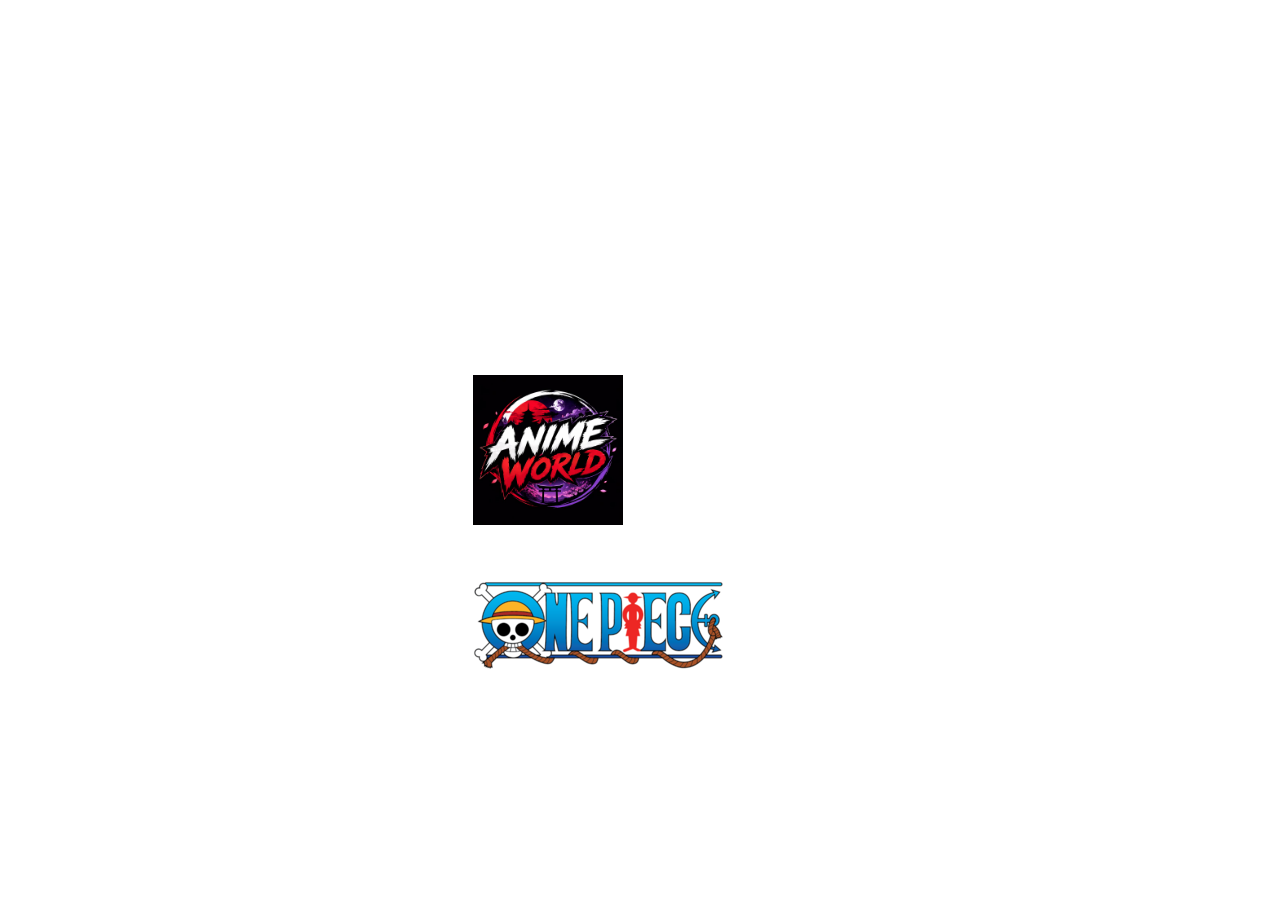
<file: index.html>
<!DOCTYPE <!DOCTYPE html>
<html lang="en">

    <head>
        <meta charset="utf-8">
        <meta http-equiv="X-UA-Compatible" content="IE=edge">
        <title>Bharathanraj Landing Page</title>
        <meta name="description" content="">
        <meta name="viewport" content="width=device-width, initial-scale=1">
        <link rel="stylesheet" href="style.css">
    </head>

    <body>
        <header>
            <div class="header-text">
                <h1>PROJECT LANDING PAGE</h1>
                <p>{please click on images below to view the respective webpages}</p>

                <ul>
                    <li><a href="Anime-World/Anime-World.html"><img src="Images/Anime-World-Logo.jpg"
                           height="150" width="150" 
                           alt="Anime World Logo"/></a></li>
                    <li><a href="ONE-PIECE/ONE-PIECE.html"><img src="Images/One-Piece-Anime-Logo.png"
                           height="" width="" 
                           alt="One Piece Anime Logo"/></a></li>
                </ul>
            </div>          
        </header>

        <script src="" async defer></script>
    </body>

</html>
</file>
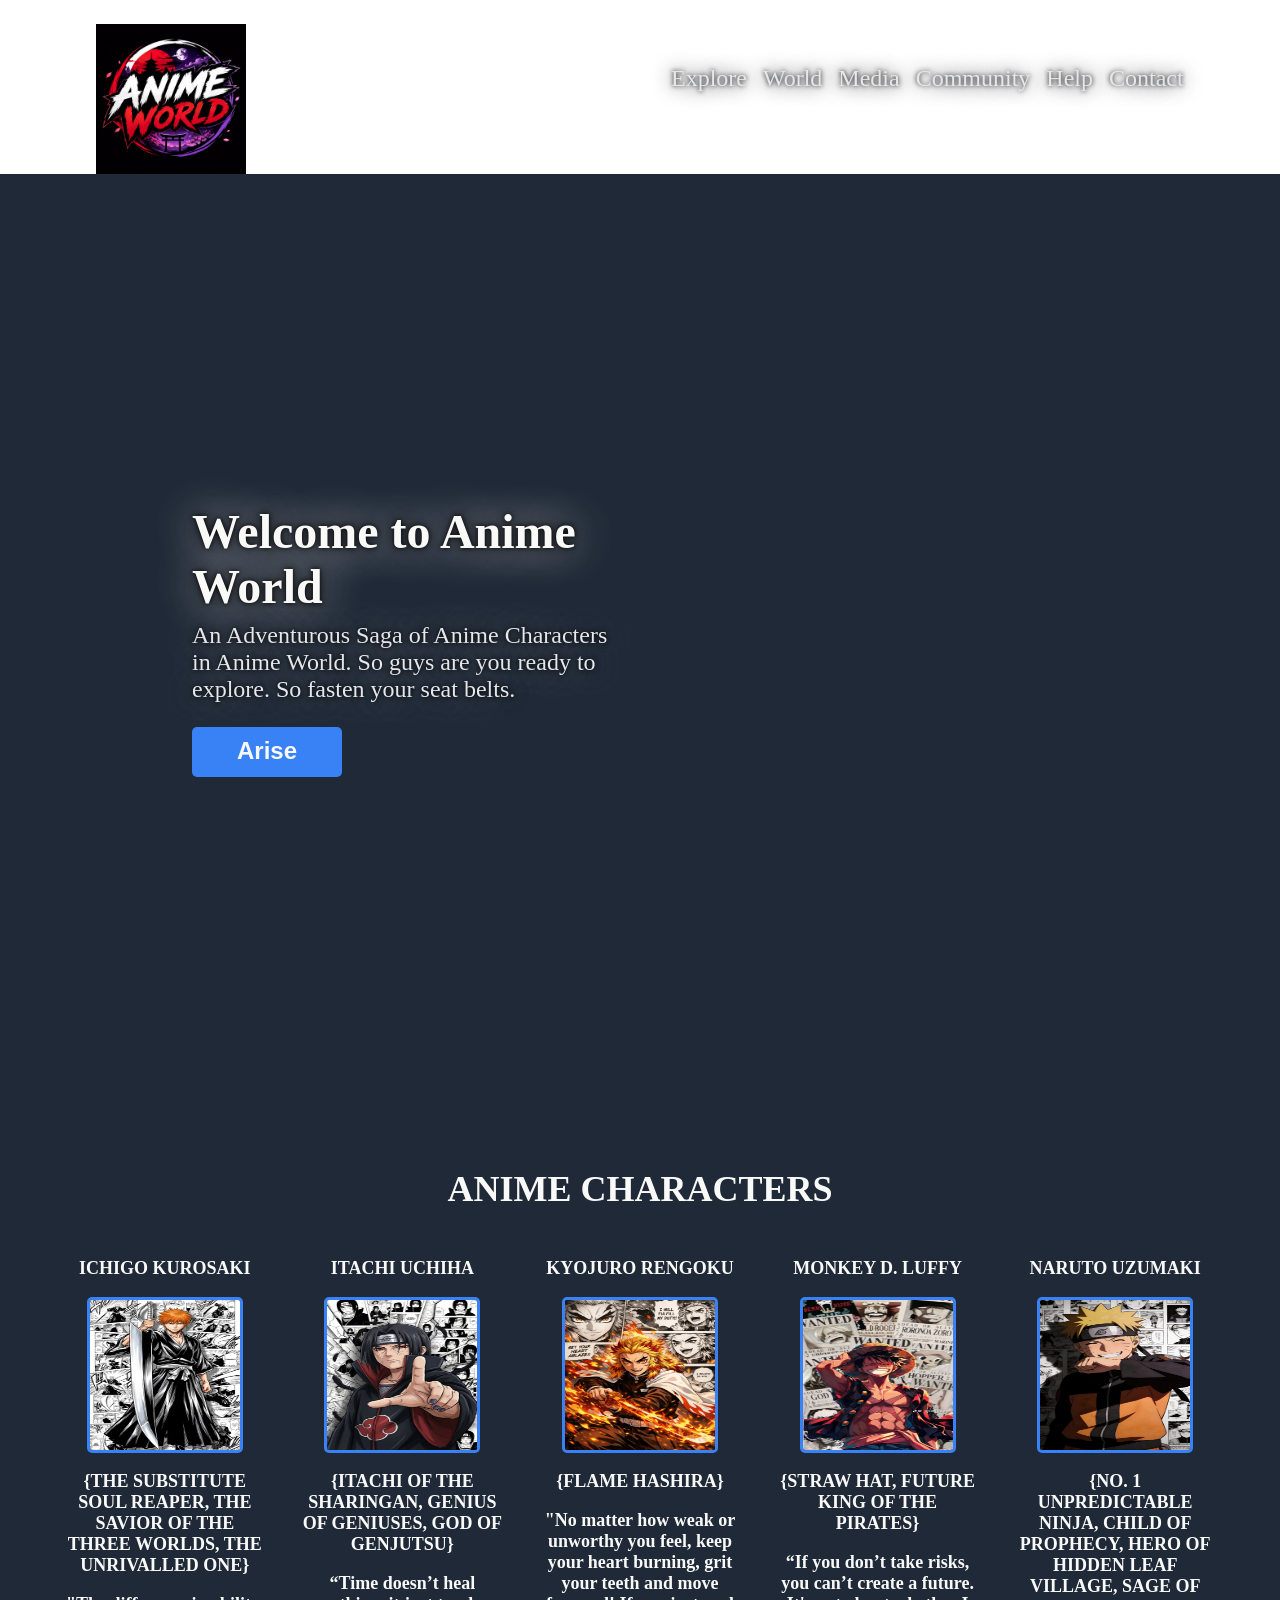
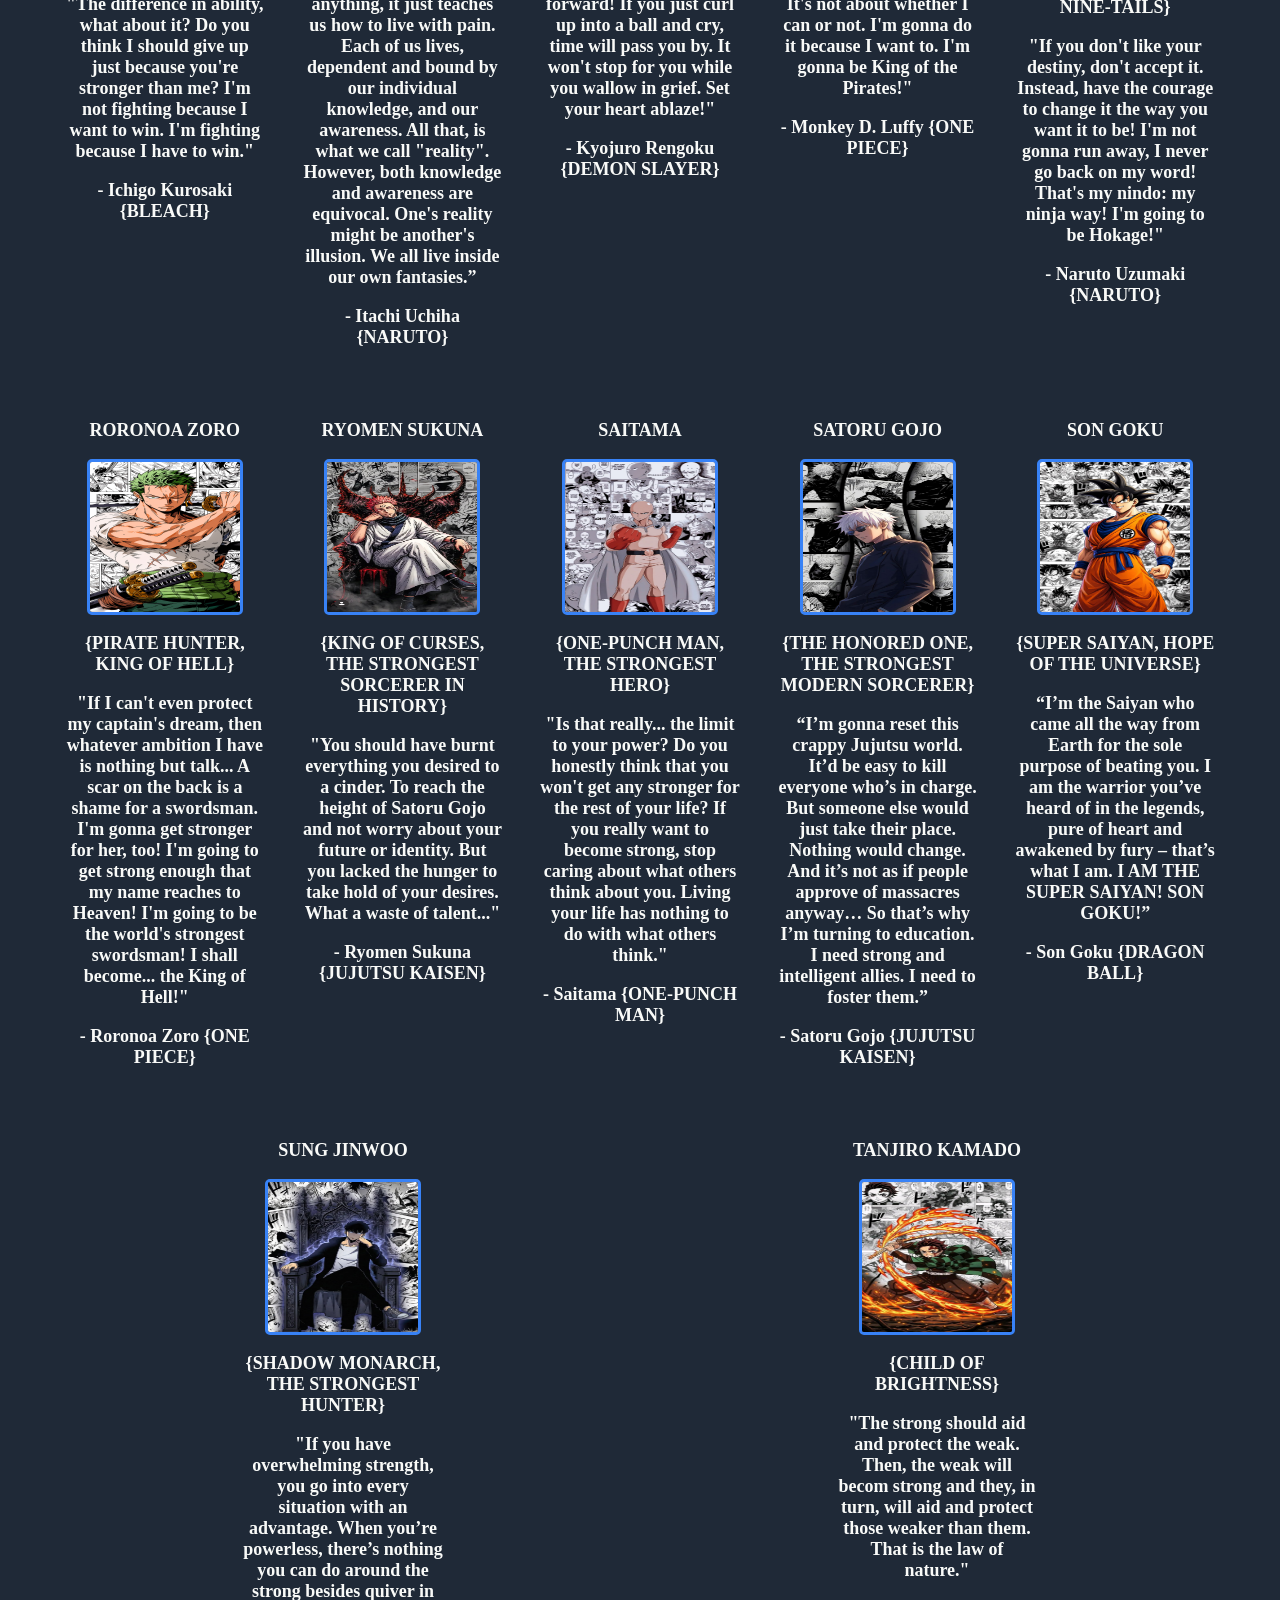
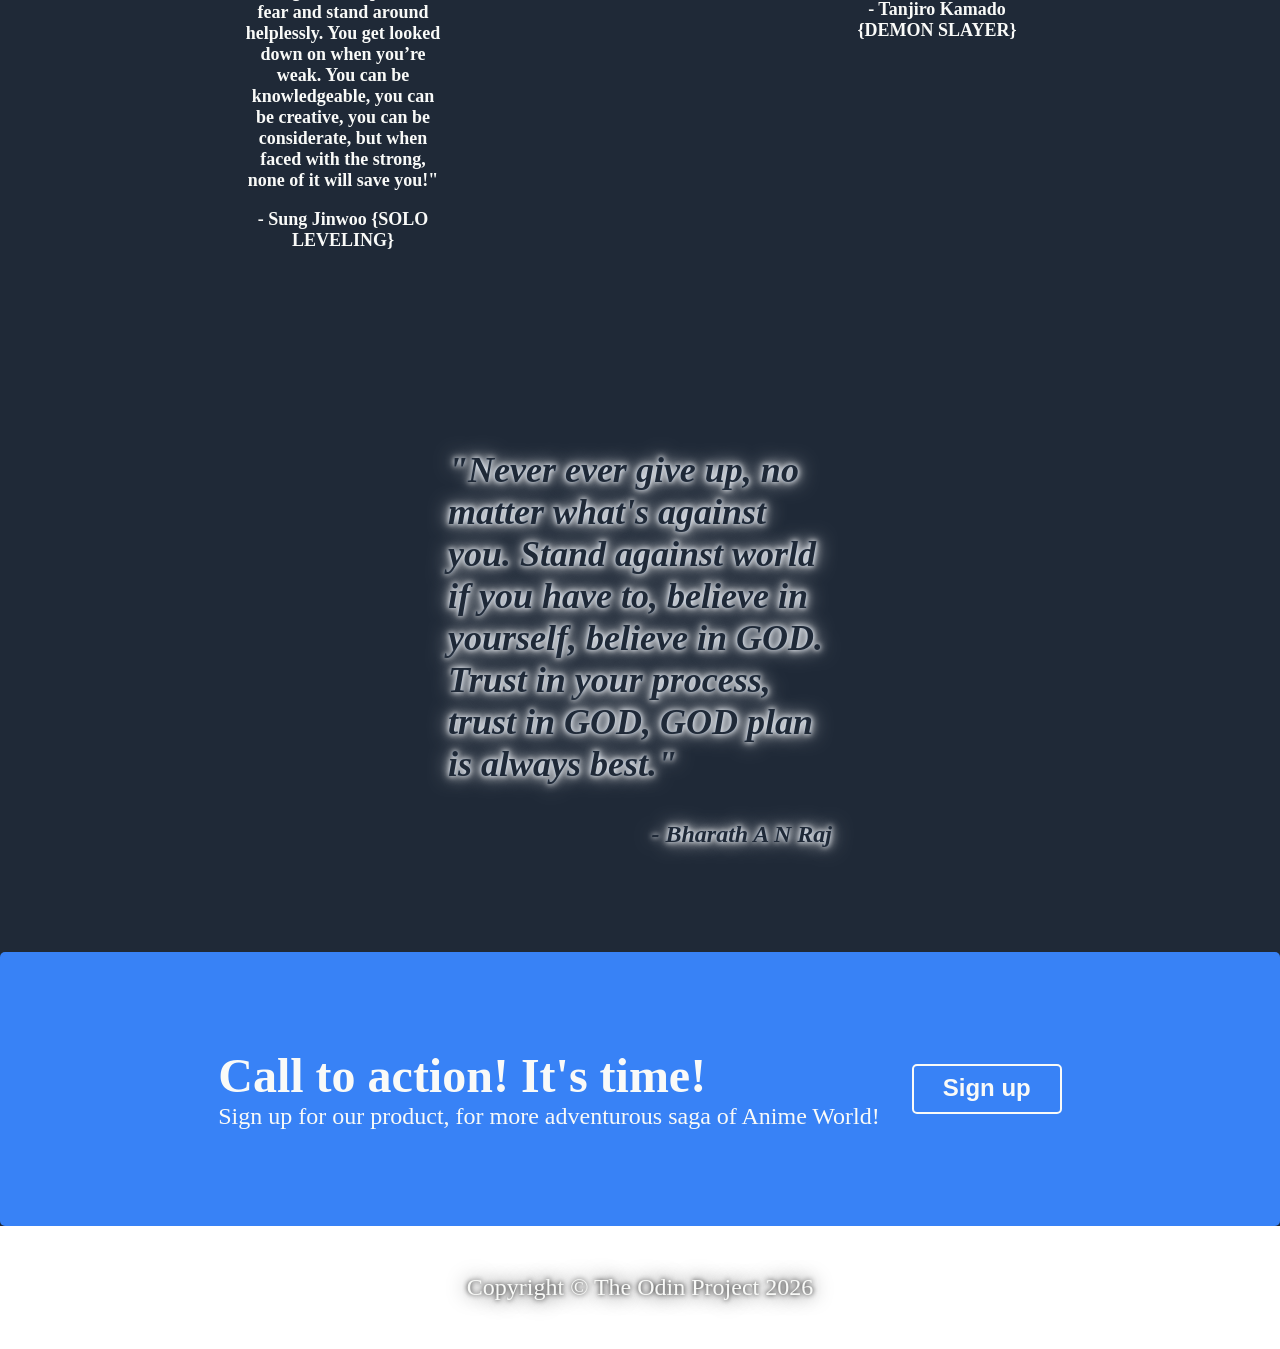
<file: Anime-World/Anime-World.html>
<!DOCTYPE <!DOCTYPE html>
<html lang="en">

    <head>
        <meta charset="utf-8">
        <meta http-equiv="X-UA-Compatible" content="IE=edge">
        <title>Bharathanraj Landing Page</title>
        <meta name="description" content="">
        <meta name="viewport" content="width=device-width, initial-scale=1">
        <link rel="stylesheet" href="Anime-World.css">
    </head>

    <body>
        <header>
            <div class="header-logo">
                <img class="logo" src="Anime-World-Images/Anime-World-Logo.jpg" height="150" width="150" 
                alt="Anime World Logo"/>
            </div>
            <ul>
                <li><a href="">Explore</a></li>
                <li><a href="">World</a></li>
                <li><a href="">Media</a></li>
                <li><a href="">Community</a></li>
                <li><a href="">Help</a></li>
                <li><a href="">Contact</a></li>
            </ul>
        </header>

        <div class="main-body">
            <div class="intro">
                <div class="intro-text">
                    <h1>Welcome to Anime World</h1>
                    <p class="intro-sub-text">An Adventurous Saga of Anime Characters in Anime World. 
                        So guys are you ready to explore. So fasten your seat belts.</p>
                    <button class="arise">Arise</button>
                </div>
                <div class="image">
                    <p></p>
                </div>
            </div>
            <div class="anime-characters">
                <h2>ANIME CHARACTERS</h2>
                <div class="characters">
                    <div class="character">
                        <p>ICHIGO KUROSAKI</p>
                        <img class="anime-characters-img" src="Anime-World-Images/Ichigo-Kurosaki.jpg" height="" width=""
                        alt="Ichigo Kurosaki - The Substitute Soul Reaper,
                         The Savior of the Three Worlds, The Unrivalled One"/>                       
                        <p>{THE SUBSTITUTE SOUL REAPER, THE SAVIOR OF THE THREE WORLDS, THE UNRIVALLED ONE}</p>
                        <p class="quote">"The difference in ability, what about it?
                             Do you think I should give up just because you're stronger than me?
                             I'm not fighting because I want to win. I'm fighting because I have to win."</p>
                        <p class="author"> - Ichigo Kurosaki {BLEACH}</p>
                    </div>
                    <div class="character">
                        <p>ITACHI UCHIHA</p>
                        <img class="anime-characters-img" src="Anime-World-Images/Itachi-Uchiha.jpg" height="" width=""
                        alt="Itachi Uchiha - Itachi of the Sharingan, Genius of Geniuses,
                         God of Genjutsu"/>                       
                        <p>{ITACHI OF THE SHARINGAN, GENIUS OF GENIUSES, GOD OF GENJUTSU}</p>
                        <p class="quote">“Time doesn’t heal anything, it just teaches us how to live with pain.
                             Each of us lives, dependent and bound by our individual knowledge, and our awareness.
                             All that, is what we call "reality". However, both knowledge and awareness are equivocal.
                             One's reality might be another's illusion. We all live inside our own fantasies.”</p>
                        <p class="author"> - Itachi Uchiha {NARUTO}</p>
                    </div> 
                    <div class="character">
                        <p>KYOJURO RENGOKU</p>
                        <img class="anime-characters-img" src="Anime-World-Images/Kyojuro-Rengoku.jpg" height="" width=""
                        alt="Kyojuro Rengoku - Flame Hashira"/>                       
                        <p>{FLAME HASHIRA}</p>
                        <p class="quote">"No matter how weak or unworthy you feel, keep your heart burning,
                             grit your teeth and move forward! If you just curl up into a ball and cry,
                             time will pass you by. It won't stop for you while you wallow in grief.
                             Set your heart ablaze!"</p>
                        <p class="author"> - Kyojuro Rengoku {DEMON SLAYER}</p>
                    </div>                
                    <div class="character">
                        <p>MONKEY D. LUFFY</p>
                        <img class="anime-characters-img" src="Anime-World-Images/Monkey-D.-Luffy.jpg" height="" width=""
                        alt="Monkey D. Luffy - Straw Hat, Future King of the Pirates"/>                       
                        <p>{STRAW HAT, FUTURE KING OF THE PIRATES}</p>
                        <p class="quote">“If you don’t take risks, you can’t create a future.
                             It's not about whether I can or not. I'm gonna do it because I want to.
                             I'm gonna be King of the Pirates!"</p>
                        <p class="author"> - Monkey D. Luffy {ONE PIECE}</p>
                    </div>
                    <div class="character">
                        <p>NARUTO UZUMAKI</p>
                        <img class="anime-characters-img" src="Anime-World-Images/Naruto-Uzumaki.jpg" height="" width=""
                        alt="Naruto Uzumaki - No. 1 Unpredictable Ninja, Child of Prophecy,
                         Hero of Hiddden Leaf Village, Sage of NIne-Tails"/>                       
                        <p>{NO. 1 UNPREDICTABLE NINJA, CHILD OF PROPHECY,
                             HERO OF HIDDEN LEAF VILLAGE, SAGE OF NINE-TAILS}</p>
                        <p class="quote">"If you don't like your destiny, don't accept it.
                             Instead, have the courage to change it the way you want it to be!
                             I'm not gonna run away, I never go back on my word!
                             That's my nindo: my ninja way! I'm going to be Hokage!"</p>
                        <p class="author"> - Naruto Uzumaki {NARUTO}</p>
                    </div>
                    <div class="character">
                        <p>RORONOA ZORO</p>
                        <img class="anime-characters-img" src="Anime-World-Images/Roronoa-Zoro.jpg" height="" width=""
                        alt="Roronoa Zoro - Pirate Hunter, King of Hell"/>                       
                        <p>{PIRATE HUNTER, KING OF HELL}</p>
                        <p class="quote">"If I can't even protect my captain's dream,
                             then whatever ambition I have is nothing but talk...
                             A scar on the back is a shame for a swordsman.
                             I'm gonna get stronger for her, too!
                             I'm going to get strong enough that my name reaches to Heaven!
                             I'm going to be the world's strongest swordsman!
                             I shall become... the King of Hell!"</p>
                        <p class="author"> - Roronoa Zoro {ONE PIECE}</p>
                    </div>
                    <div class="character">
                        <p>RYOMEN SUKUNA</p>
                        <img class="anime-characters-img" src="Anime-World-Images/Ryomen-Sukuna.jpg" height="" width=""
                        alt="Ryomen Sukuna - King of Curses, The Strongest Sorcerer in History"/>                       
                        <p>{KING OF CURSES, THE STRONGEST SORCERER IN HISTORY}</p>
                        <p class="quote">"You should have burnt everything you desired to a cinder.
                             To reach the height of Satoru Gojo and not worry about your future or identity.
                             But you lacked the hunger to take hold of your desires. What a waste of talent..."</p>
                        <p class="author"> - Ryomen Sukuna {JUJUTSU KAISEN}</p>
                    </div>
                    <div class="character">
                        <p>SAITAMA</p>
                        <img class="anime-characters-img" src="Anime-World-Images/Saitama.jpg" height="" width=""
                        alt="Saitama - One-Punch Man, The Strongest Hero"/>                       
                        <p>{ONE-PUNCH MAN, THE STRONGEST HERO}</p>
                        <p class="quote">"Is that really... the limit to your power?
                             Do you honestly think that you won't get any stronger for the rest of your life?
                             If you really want to become strong, stop caring about what others think about you.
                             Living your life has nothing to do with what others think."</p>
                        <p class="author"> - Saitama {ONE-PUNCH MAN}</p>
                    </div>
                    <div class="character">
                        <p>SATORU GOJO</p>
                        <img class="anime-characters-img" src="Anime-World-Images/Satoru-Gojo.jpg" height="" width=""
                        alt="Satoru Gojo - The Honored One, The Strongest Modern Sorcerer"/>                       
                        <p>{THE HONORED ONE, THE STRONGEST MODERN SORCERER}</p>
                        <p class="quote">“I’m gonna reset this crappy Jujutsu world.
                             It’d be easy to kill everyone who’s in charge.
                             But someone else would just take their place. Nothing would change.
                             And it’s not as if people approve of massacres anyway… So that’s why I’m turning to education.
                             I need strong and intelligent allies. I need to foster them.”</p>
                        <p class="author"> - Satoru Gojo {JUJUTSU KAISEN}</p>
                    </div>
                    <div class="character">
                        <p>SON GOKU</p>
                        <img class="anime-characters-img" src="Anime-World-Images/Son-Goku.jpg" height="" width=""
                        alt="Son Goku - Super Saiyan, Hope of the Universe"/>                       
                        <p>{SUPER SAIYAN, HOPE OF THE UNIVERSE}</p>
                        <p class="quote">“I’m the Saiyan who came all the way from Earth for the sole purpose of beating you.
                             I am the warrior you’ve heard of in the legends,
                             pure of heart and awakened by fury – that’s what I am.
                             I AM THE SUPER SAIYAN! SON GOKU!”</p>
                        <p class="author"> - Son Goku {DRAGON BALL}</p>
                    </div>
                    <div class="character">
                        <p>SUNG JINWOO</p>
                        <img class="anime-characters-img" src="Anime-World-Images/Sung-Jinwoo.jpg" height="" width=""
                        alt="Sung Jinwoo - Shadow Monarch, The Strongest Hunter"/>                       
                        <p>{SHADOW MONARCH, THE STRONGEST HUNTER}</p>
                        <p class="quote">"If you have overwhelming strength, you go into every situation with an advantage.
                             When you’re powerless, there’s nothing you can do around the strong besides quiver in fear and stand around helplessly.
                             You get looked down on when you’re weak. You can be knowledgeable,
                             you can be creative, you can be considerate, but when faced with the strong,
                             none of it will save you!"</p>
                        <p class="author"> - Sung Jinwoo {SOLO LEVELING}</p>
                    </div>
                    <div class="character">
                        <p>TANJIRO KAMADO</p>
                        <img class="anime-characters-img" src="Anime-World-Images/Tanjiro-Kamado.jpg" height="" width=""
                        alt="Tanjiro Kamado - Child of Brightness"/>                       
                        <p>{CHILD OF BRIGHTNESS}</p>
                        <p class="quote">"The strong should aid and protect the weak.
                             Then, the weak will becom strong and they,
                             in turn, will aid and protect those weaker than them.
                             That is the law of nature."</p>
                        <p class="author"> - Tanjiro Kamado {DEMON SLAYER}</p>
                    </div>                                   
                </div>
            </div>
            <div id="quote">
                <p>"Never ever give up, no matter what's against you. 
                    Stand against world if you have to, believe in yourself, believe in GOD.
                    Trust in your process, trust in GOD, GOD plan is always best."</p>
                <p id="author"> - Bharath A N Raj</p>
            </div>
            <div class="sign-up-section">
                <div class="text">
                    <p class="header-text">Call to action! It's time!</p>
                    <p class="sub-text">Sign up for our product,
                         for more adventurous saga of Anime World!</p>
                </div>
                <button class="sign-up">Sign up</button>
            </div>
        </div>

        <footer>
            <p>Copyright <span>&#169</span> The Odin Project 2026</p>
        </footer>

        <script src="" async defer></script>

    </body>

</html>
</file>
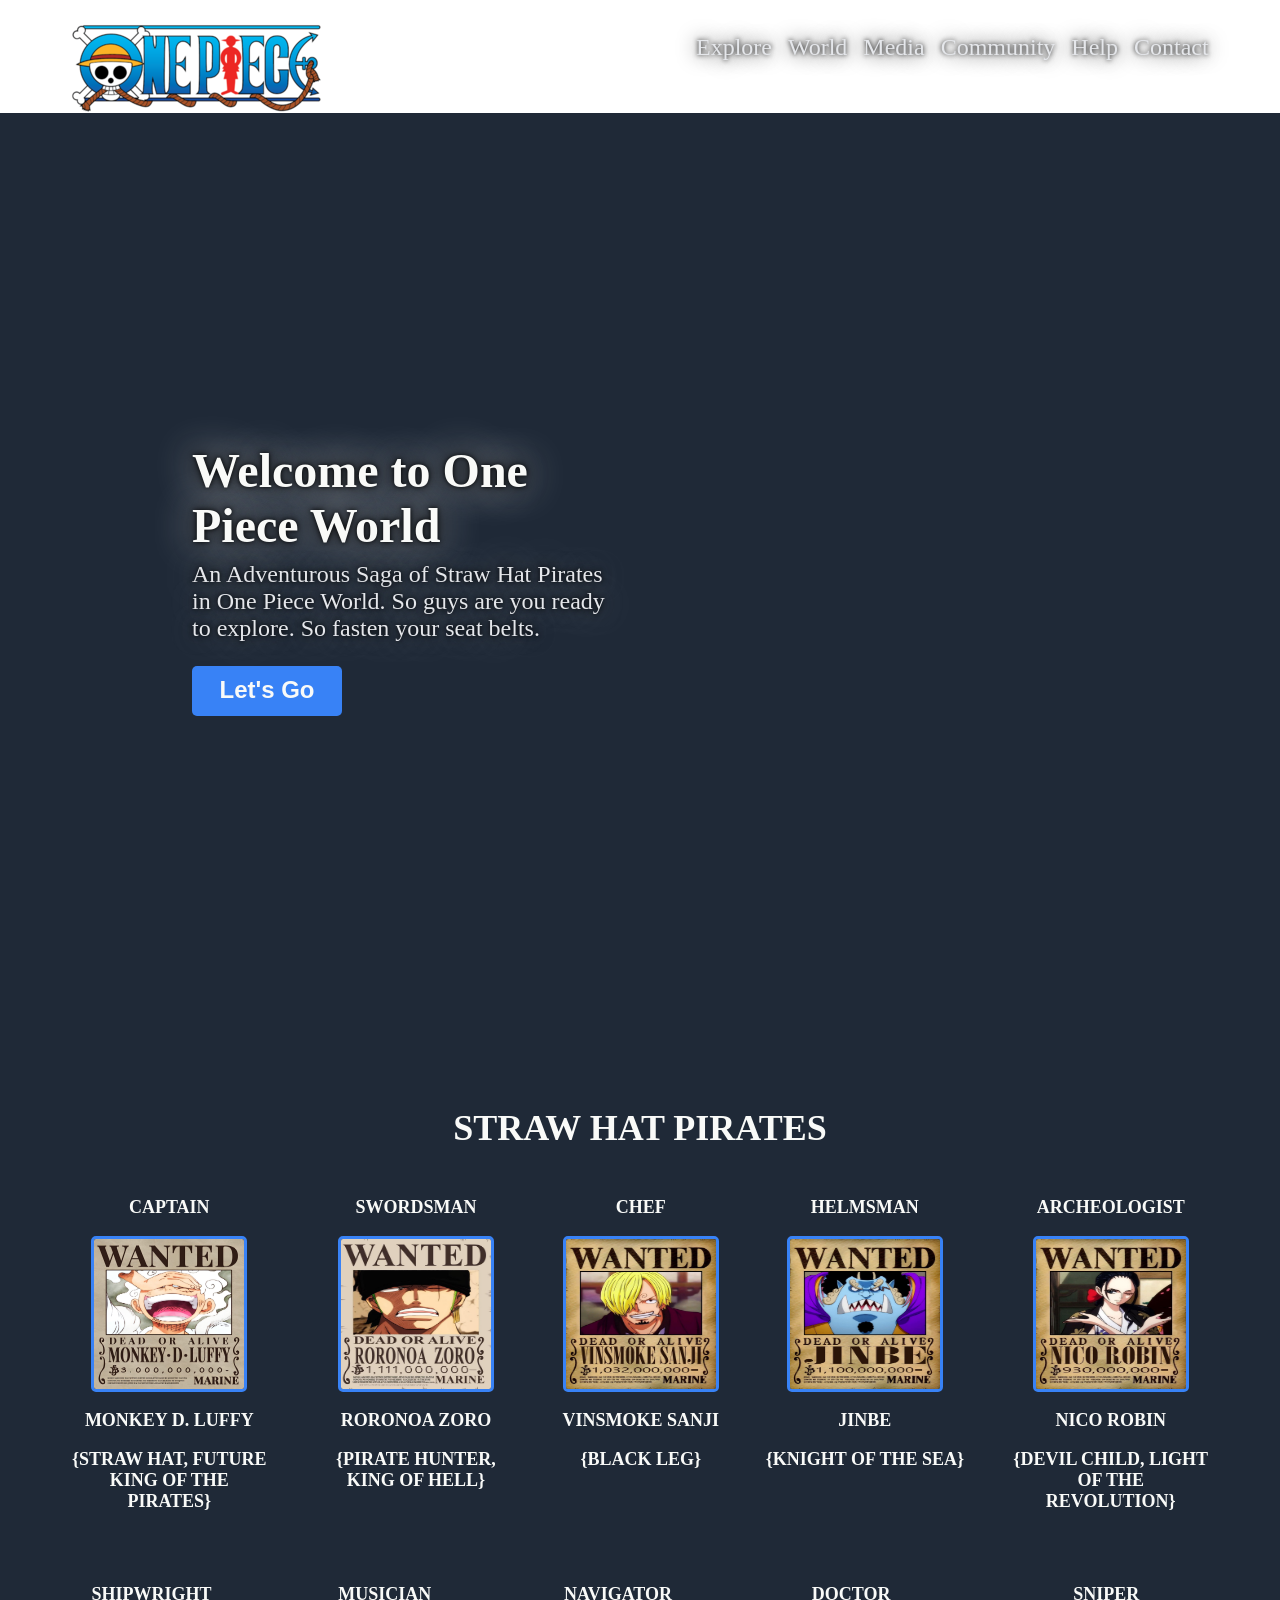
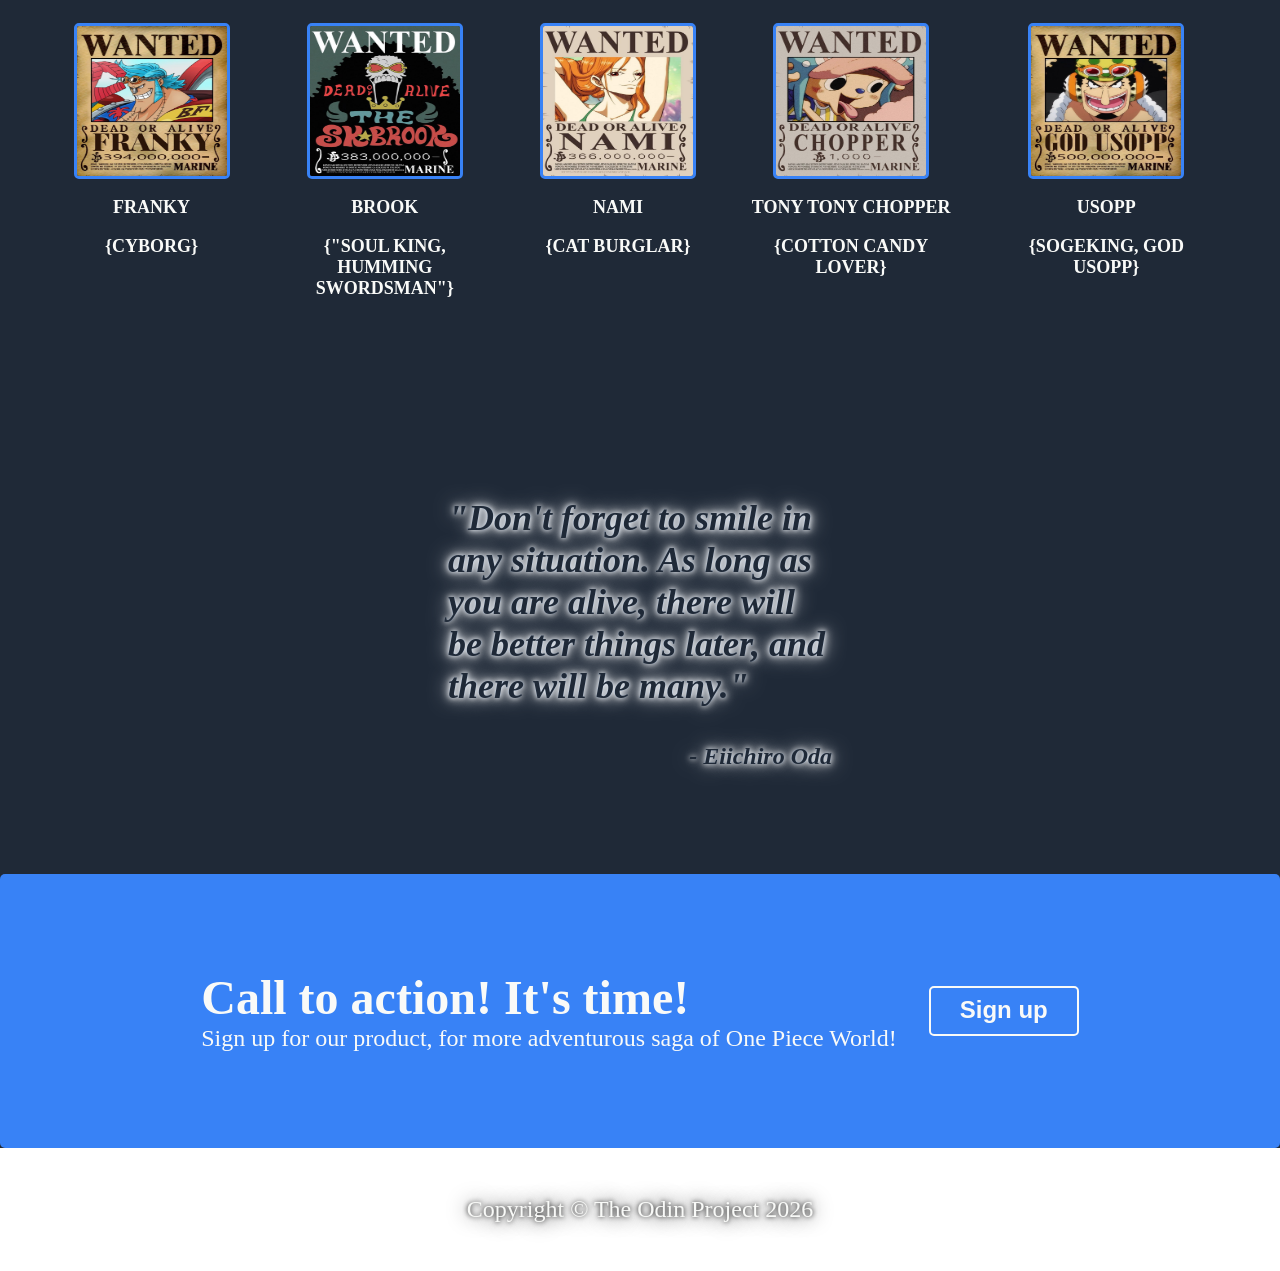
<file: ONE-PIECE/ONE-PIECE.html>
<!DOCTYPE <!DOCTYPE html>
<html lang="en">

    <head>
        <meta charset="utf-8">
        <meta http-equiv="X-UA-Compatible" content="IE=edge">
        <title>Bharathanraj Landing Page</title>
        <meta name="description" content="">
        <meta name="viewport" content="width=device-width, initial-scale=1">
        <link rel="stylesheet" href="ONE-PIECE.css">
    </head>

    <body>
        <header>
            <div class="header-logo">
                <img class="logo" src="ONE-PIECE-Images/One-Piece-Anime-Logo.png" height="" width="" 
                alt="One Piece Anime Logo"/>
            </div>
            <ul>
                <li><a href="">Explore</a></li>
                <li><a href="">World</a></li>
                <li><a href="">Media</a></li>
                <li><a href="">Community</a></li>
                <li><a href="">Help</a></li>
                <li><a href="">Contact</a></li>
            </ul>
        </header>

        <div class="main-body">
            <div class="intro">
                <div class="intro-text">
                    <h1>Welcome to One Piece World</h1>
                    <p class="intro-sub-text">An Adventurous Saga of Straw Hat Pirates in One Piece World. 
                        So guys are you ready to explore. So fasten your seat belts.</p>
                    <button class="let's-go">Let's Go</button>
                </div>
                <div class="image">
                    <p></p>
                </div>
            </div>
            <div class="straw-hat-pirates">
                <h2>STRAW HAT PIRATES</h2>
                <div class="crew-members">                   
                    <div class="crew">
                        <P>CAPTAIN</p>
                        <img class="straw-hat-pirates-img" src="ONE-PIECE-Images/Monkey-D.-Luffy.jpg" height="" width=""
                        alt="Monkey D. Luffy - Straw Hat, Future King of the Pirates"/>
                        <p>MONKEY D. LUFFY</p>
                        <p>{STRAW HAT, FUTURE KING OF THE PIRATES}</p>
                    </div>
                    <div class="crew">
                        <p>SWORDSMAN</p>
                        <img class="straw-hat-pirates-img" src="ONE-PIECE-Images/Roronoa-Zoro.jpg" height="" width=""
                        alt="Roronoa Zoro - Pirate Hunter, King of Hell"/>
                        <p>RORONOA ZORO</p>
                        <p>{PIRATE HUNTER, KING OF HELL}</p>
                    </div>
                    <div class="crew">
                        <p>CHEF</p>
                        <img class="straw-hat-pirates-img" src="ONE-PIECE-Images/Vinsmoke-Sanji.jpg" height="" width=""
                        alt="Vinsmoke Sanji - Black Leg"/>
                        <p>VINSMOKE SANJI</p>
                        <p>{BLACK LEG}</p>
                    </div>
                    <div class="crew">
                        <p>HELMSMAN</p>
                        <img class="straw-hat-pirates-img" src="ONE-PIECE-Images/Jinbe.jpg" height="" width=""
                        alt="Jinbe - Knight of the Sea"/>
                        <p>JINBE</p>
                        <p>{KNIGHT OF THE SEA}</p>
                    </div>
                    <div class="crew">
                        <p>ARCHEOLOGIST</p>
                        <img class="straw-hat-pirates-img" src="ONE-PIECE-Images/Nico-Robin.jpg" height="" width=""
                        alt="Nico Robin - Devil Child, Light of the Revolution"/>
                        <p>NICO ROBIN</p>
                        <p>{DEVIL CHILD, LIGHT OF THE REVOLUTION}</p>
                    </div> 
                    <div class="crew">
                        <p>SHIPWRIGHT</p>
                        <img class="straw-hat-pirates-img" src="ONE-PIECE-Images/Franky.jpg" height="" width=""
                        alt="Franky - Cyborg"/>
                        <p>FRANKY</p>
                        <p>{CYBORG}</p>
                    </div> 
                    <div class="crew">
                        <p>MUSICIAN</p>
                        <img class="straw-hat-pirates-img" src="ONE-PIECE-Images/Brook.jpg" height="" width=""
                        alt="Brook - Soul King, Humming Swordsman"/>
                        <p>BROOK</p>
                        <p>{"SOUL KING, HUMMING SWORDSMAN"}</p>
                    </div> 
                    <div class="crew">
                        <p>NAVIGATOR</p>
                        <img class="straw-hat-pirates-img" src="ONE-PIECE-Images/Nami.jpg" height="" width=""
                        alt="Nami - Cat Burglar"/>
                        <p>NAMI</p>
                        <p>{CAT BURGLAR}</p>
                    </div> 
                    <div class="crew">
                        <p>DOCTOR</p>
                        <img class="straw-hat-pirates-img" src="ONE-PIECE-Images/Tony-Tony-Chopper.jpg" height="" width=""
                        alt="Tony Tony Chopper - Cotton Candy Lover"/>
                        <p>TONY TONY CHOPPER</p>
                        <p>{COTTON CANDY LOVER}</p>
                    </div> 
                    <div class="crew">
                        <p>SNIPER</p>
                        <img class="straw-hat-pirates-img" src="ONE-PIECE-Images/Usopp.jpg" height="" width=""
                        alt="Usopp - Sogeking, God Usopp"/>
                        <p>USOPP</p>
                        <p>{SOGEKING, GOD USOPP}</p>
                    </div>             
                </div>
            </div>
            <div id="quote">
                <p>"Don't forget to smile in any situation.
                     As long as you are alive, there will be better things later,
                     and there will be many."</p>
                <p id="author"> - Eiichiro Oda</p>
            </div>
            <div class="sign-up-section">
                <div class="text">
                    <p class="header-text">Call to action! It's time!</p>
                    <p class="sub-text">Sign up for our product,
                         for more adventurous saga of One Piece World!</p>
                </div>
                <button class="sign-up">Sign up</button>
            </div>
        </div>

        <footer>
            <p>Copyright <span>&#169</span> The Odin Project 2026</p>
        </footer>

        <script src="" async defer></script>

    </body>

</html>
</file>
<file: style.css>
body {
    font-family: Georgia, 'Times New Roman', Times, serif;
    color: white;
    display: flex;
    flex-flow: row wrap;
    justify-content: center;
    align-items: center;
    margin: 0px;
    padding: 0px;
}

header {
    background: linear-gradient(180deg, rgba(0, 0, 0, 0.5)) no-repeat center fixed,
                url(Images/Ship-&-Full-Moon.jpg) no-repeat center fixed;
    background-size: cover;
    display: flex;
    width: 100%;
    align-self: stretch;
    align-items: center;
    justify-content: center;
    flex-flow: column wrap;   
}

.header-text p {
    margin-bottom: 25%;
}

.header-text:hover {
    color: gold;
}

li {
    display: flex;
    width: 100%;
    align-self: stretch;
    align-items: baseline;
    justify-content: center;
    flex-flow: column wrap;
    margin-bottom: 15%;
}

li:hover {
    transform: scale(1.25);
    color: gold;
}
</file>
<file: Anime-World/Anime-World.css>
body {
    font-family: Georgia, 'Times New Roman', Times, serif;
    display: flex;
    flex-flow: column wrap;
    justify-content: center;
    align-items: center;
    padding: 0px;
    margin: 0px;
}

header, .intro, footer {
    background: linear-gradient(180deg, rgba(0, 0, 0, 0.5)) no-repeat center fixed,
                url(Anime-World-Images/Autumn-Spring.jpg) no-repeat center fixed;
    background-size: cover;
    color: #f9faf8;
    text-shadow: 0px 0px 5px black,
                 0px 0px 20px black,
                 0px 0px 40px white;    
}

header, .intro {
    display: flex;
    width: 100%;
    align-self: stretch;
    align-items: center;
    justify-content: space-around;
    flex-flow: row wrap;
    gap: 15%;
}

.logo {
    font-size: 24px;
    margin-top: 24px;
}

.main-body h1 {
    font-size: 48px;
    font-weight: 900;
    align-self: flex-start;
    margin-bottom: -16px;
}

.intro-sub-text, li {
    color: #e5e7eb;
    font-size: 24px;
}

button {
    background-color: #3882f6;
    flex: 0 1 auto;
    width: 150px;
    height: 50px;
    border-radius: 5px;
    border: none;
    color: #f9faf8;
    font-weight: bold;
    padding-bottom: 2px;
    font-size: 24px;
}

header ul {
    display: flex;
    gap: 16px;
}

li {
    list-style: none;
    font-size: 24px;
    margin-bottom: 18px;
}

a {
    text-decoration: none;
    color: #e5e7eb;
}

a:hover {
    color: #3882f6;
}

.intro {
    height: 100vh;
    gap: 32px;
}

.intro-text {
    margin-left: 15%;
    display: flex;
    flex-flow: column wrap;
    flex: 1;
}

.image {
    flex: 1;
    display: flex;
    align-self: stretch;
    justify-content: center;
    align-items: center;
    color: #1f2937;
    margin-top: 40px;
    margin-right: 15%;
    min-width: 300px;
    max-height: 100%;
    overflow: hidden;
}

img {
    width: 100%;
}

.main-body {
    display: flex;
    align-self: stretch;
    align-items: center;
    justify-content: space-between;
    color: #f9faf8;
    background-color: #1f2937;
    flex-flow: column wrap;
}

.anime-characters {
    flex-wrap: wrap;
    padding: 64px;
    background: linear-gradient(180deg, rgba(0, 0, 0, 0.5)) no-repeat center,
                url(Anime-World-Images/Wano-Country.jpg) no-repeat center;
    background-size: cover;
    align-self: stretch;
    align-items: center;
    justify-content:space-between;
}

.anime-characters:hover {
    color: gold;
}

.anime-characters h2 {
    font-size: 36px;
    font-weight: 900;
    text-align: center;
}

.characters {
    font-size: 18px;
    font-weight: 900;
    display: flex;
    justify-content: space-around;
    text-align: center;
    gap: 36px;
    flex-flow: row wrap;
}

.character {
    max-width: 200px;
    color: #f9faf8;
    transition:ease-in .7s;
}

.character:hover {
    color: gold;
}

.anime-characters-img {
    width: 150px;
    height: 150px;
    background-image: linear-gradient(180deg, rgba(0, 0, 0, 0));
    border: solid #3882f6;
    border-radius: 5px;
    transition: ease 0.1s;
}

.anime-characters-img:hover {
    transform: scale(1.25);
}

#quote {
    padding: 80px 35%;
    background: url(Anime-World-Images/Wisteria-Garden-H.jpg) no-repeat center fixed;
    background-size: cover;
    font-size: 36px;
    font-weight: 900;
    font-style: italic;
    color: #1F2937;
    text-shadow: 0 0 5px #f9faf8,
                 0 0 10px #f9faf8,
                 0 0 20px #f9faf8;
}

#quote p{
    mix-blend-mode:luminosity;
}

#author {
    display: flex;
    flex-direction: row-reverse;
    font-size: 24px;
    font-weight: bold;
}

.sign-up-section {
    background: linear-gradient(180deg, rgba(0, 0, 0, 0.6)) no-repeat center,
                url(Anime-World-Images/Straw-Hat-Crew.jpg) no-repeat center;
    background-size: cover;
    align-self: stretch;
    display: flex;
    justify-content: center;
    align-items: center;
    gap: 32px;
    padding: 96px;
    background-color: #3882f6;
    border-radius: 5px;
    margin: 0px;
    color: #f9faf8;
    flex-flow: row wrap;
}

.sign-up-section button {
    border: 2px solid #f9faf8;
}

button:hover {
    background-color: #f9faf8;
    color: #3882f6;
}

.sign-up-section p {
    margin:0px;
}

.header-text {
    font-size: 48px;
    font-weight: 900;
}

.sub-text {
    font-size: 24px;
}

footer {
    font-size: 24px;
    display: block;
    width: 100%;
    text-align: center;
    padding: 24px 0px;
    align-self: stretch;
}



@media only screen and (max-width: 783px){
    .intro-text {
        margin-right: 15%;
        align-items: center;
    }
    .image {
        margin-left: 15%;
        height: 200px;
    }
    
    .crew {
        color: #f9faf8;
    }
}


@media only screen and (max-width: 561px){

    .quote {
        padding: 32px 25%;
    }
}

@media only screen and (max-width: 346px){
    header ul {
        margin-right: 10%;
    }
}
</file>
<file: ONE-PIECE/ONE-PIECE.css>
body {
    font-family: Georgia, 'Times New Roman', Times, serif;
    display: flex;
    flex-flow: column wrap;
    justify-content: center;
    align-items: center;
    padding: 0px;
    margin: 0px;
}

header, .intro, footer {
    background: linear-gradient(180deg, rgba(0, 0, 0, 0.5)) no-repeat center fixed,
                url(ONE-PIECE-Images/Going-Merry-&-Thousand-Sunny.jpg) no-repeat center fixed;
    background-size: cover;
    color: #f9faf8;
    text-shadow: 0px 0px 5px black,
                 0px 0px 20px black,
                 0px 0px 40px white;    
}

header, .intro {
    display: flex;
    width: 100%;
    align-self: stretch;
    align-items: center;
    justify-content: space-around;
    flex-flow: row wrap;
    gap: 15%;
}

.logo {
    font-size: 24px;
    margin-top: 24px;
}

.main-body h1 {
    font-size: 48px;
    font-weight: 900;
    align-self: flex-start;
    margin-bottom: -16px;
}

.intro-sub-text, li {
    color: #e5e7eb;
    font-size: 24px;
}

button {
    background-color: #3882f6;
    flex: 0 1 auto;
    width: 150px;
    height: 50px;
    border-radius: 5px;
    border: none;
    color: #f9faf8;
    font-weight: bold;
    padding-bottom: 2px;
    font-size: 24px;
}

header ul {
    display: flex;
    gap: 16px;
}

li {
    list-style: none;
    font-size: 24px;
    margin-bottom: 18px;
}

a {
    text-decoration: none;
    color: #e5e7eb;
}

a:hover {
    color: #3882f6;
}

.intro {
    height: 100vh;
    gap: 32px;
}

.intro-text {
    margin-left: 15%;
    display: flex;
    flex-flow: column wrap;
    flex: 1;
}

.image {
    flex: 1;
    display: flex;
    align-self: stretch;
    justify-content: center;
    align-items: center;
    color: #1f2937;
    margin-top: 40px;
    margin-right: 15%;
    min-width: 300px;
    max-height: 100%;
    overflow: hidden;
}

img {
    width: 100%;
}

.main-body {
    display: flex;
    align-self: stretch;
    align-items: center;
    justify-content: space-between;
    color: #f9faf8;
    background-color: #1f2937;
    flex-flow: column wrap;
}

.straw-hat-pirates {
    flex-wrap: wrap;
    padding: 64px;
    background: linear-gradient(180deg, rgba(0, 0, 0, 0.5)) no-repeat center,
                url(ONE-PIECE-Images/One-Piece-Logo.jpg) no-repeat center;
    background-size: cover;
    align-self: stretch;
    align-items: center;
    justify-content:space-between;
}

.straw-hat-pirates:hover {
    color: gold;
}

.straw-hat-pirates h2 {
    font-size: 36px;
    font-weight: 900;
    text-align: center;
}

.crew-members {
    font-size: 18px;
    font-weight: 900;
    display: flex;
    justify-content: space-around;
    text-align: center;
    gap: 36px;
    flex-flow: row wrap;
}

.crew {
    max-width: 200px;
    color: #f9faf8;
    transition:ease-in .7s;
}

.crew:hover {
    color: gold;
}

.straw-hat-pirates-img {
    width: 150px;
    height: 150px;
    background-image: linear-gradient(180deg, rgba(0, 0, 0, 0));
    border: solid #3882f6;
    border-radius: 5px;
    transition: ease 0.1s;
}

.straw-hat-pirates-img:hover {
    transform: scale(1.25);
}

#quote {
    padding: 80px 35%;
    background: url(ONE-PIECE-Images/Straw-Hat-Pirates.jpg) no-repeat center fixed;
    background-size: cover;
    font-size: 36px;
    font-weight: 900;
    font-style: italic;
    color: #1F2937;
    text-shadow: 0 0 5px #f9faf8,
                 0 0 10px #f9faf8,
                 0 0 20px #f9faf8;
}

#quote p{
    mix-blend-mode:luminosity;
}

#author {
    display: flex;
    flex-direction: row-reverse;
    font-size: 24px;
    font-weight: bold;
}

.sign-up-section {
    background: linear-gradient(180deg, rgba(0, 0, 0, 0.6)) no-repeat center,
                url(ONE-PIECE-Images/Straw-Hat-Pirates-Jolly-Roger.jpg) no-repeat center;
    background-size: cover;
    align-self: stretch;
    display: flex;
    justify-content: center;
    align-items: center;
    gap: 32px;
    padding: 96px;
    background-color: #3882f6;
    border-radius: 5px;
    margin: 0px;
    color: #f9faf8;
    flex-flow: row wrap;
}

.sign-up-section button {
    border: 2px solid #f9faf8;
}

button:hover {
    background-color: #f9faf8;
    color: #3882f6;
}

.sign-up-section p {
    margin:0px;
}

.header-text {
    font-size: 48px;
    font-weight: 900;
}

.sub-text {
    font-size: 24px;
}

footer {
    font-size: 24px;
    display: block;
    width: 100%;
    text-align: center;
    padding: 24px 0px;
    align-self: stretch;
}



@media only screen and (max-width: 783px){
    .intro-text {
        margin-right: 15%;
        align-items: center;
    }
    .image {
        margin-left: 15%;
        height: 200px;
    }
    
    .crew {
        color: #f9faf8;
    }
}


@media only screen and (max-width: 561px){

    #quote {
        padding: 32px 25%;
    }
}

@media only screen and (max-width: 346px){
    header ul {
        margin-right: 10%;
    }
}
</file>
